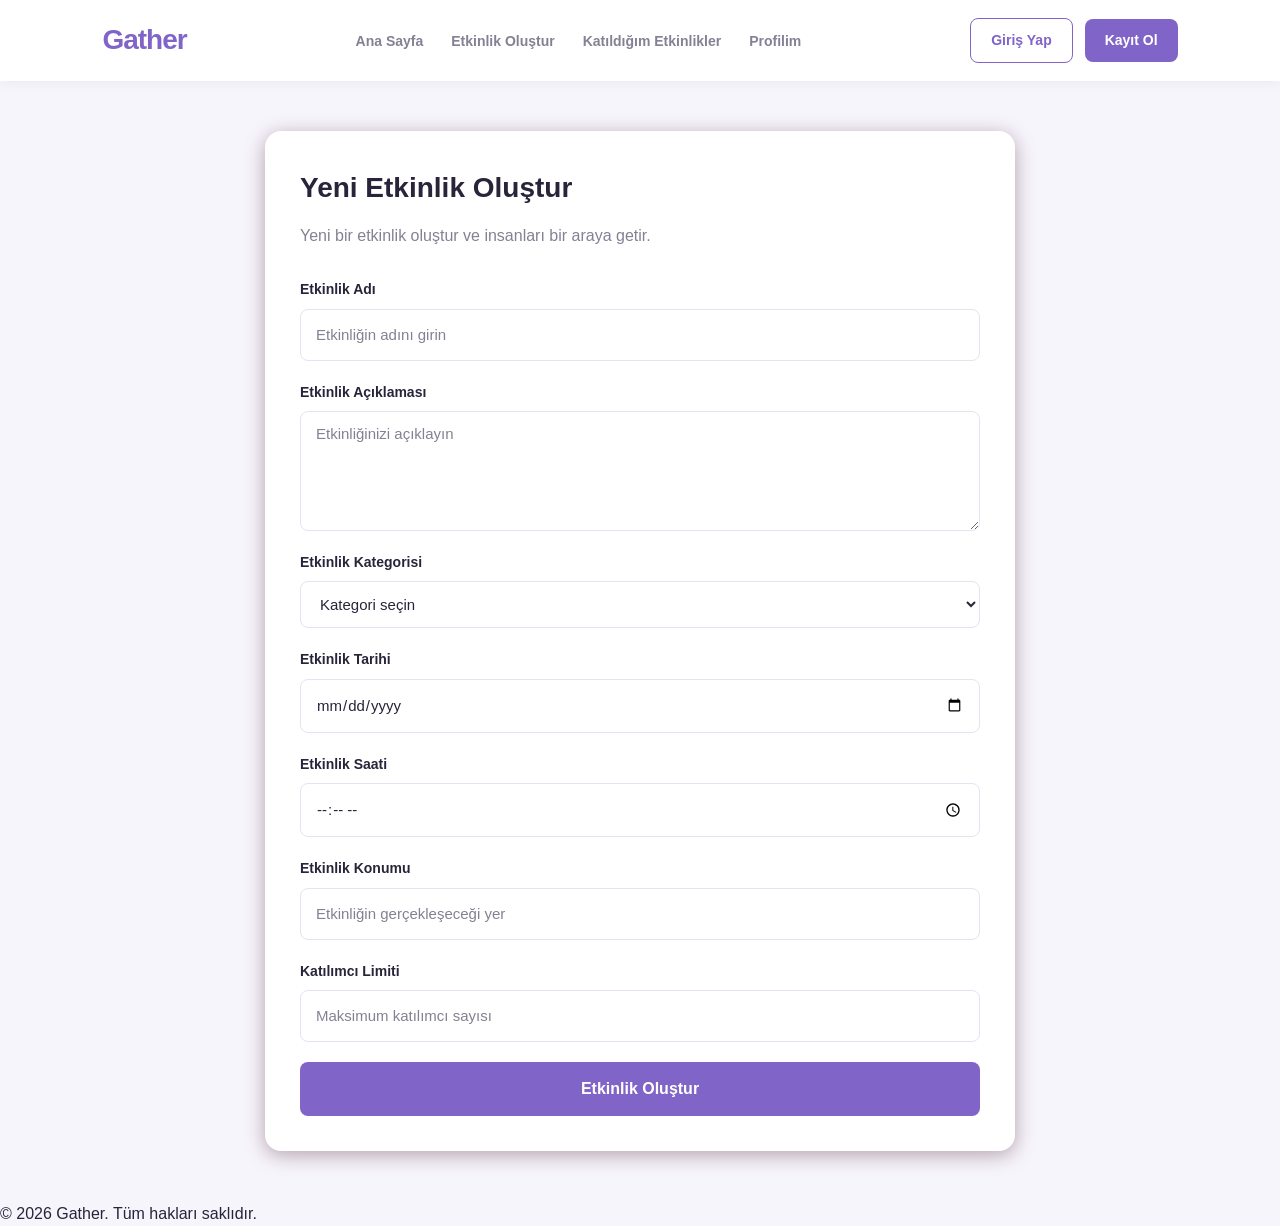
<file: src/main/resources/static/create-event.html>
<!DOCTYPE html>
<html lang="tr">

<head>
  <meta charset="UTF-8">
  <meta name="viewport" content="width=device-width, initial-scale=1.0">
  <title>Etkinlik Oluştur | Gather</title>
  <link rel="stylesheet" href="css/base.css">
  <link rel="stylesheet" href="css/create-event.css">
</head>

<body>
<header class="header">
  <nav class="navbar">
    <a href="home.html" class="logo">Gather</a>
    <ul class="nav-links">
      <li><a href="home.html">Ana Sayfa</a></li>
      <li><a href="create-event.html">Etkinlik Oluştur</a></li>
      <li><a href="joined-events.html">Katıldığım Etkinlikler</a></li>
      <li><a href="profile.html">Profilim</a></li>
    </ul>
    <div class="auth-buttons">
      <a href="index.html?mode=login" class="login-btn">Giriş Yap</a>
      <a href="index.html?mode=register" class="register-btn">Kayıt Ol</a>
    </div>
  </nav>
</header>
<main>
  <section class="create-event-section">

    <h1>Yeni Etkinlik Oluştur</h1>
    <p>Yeni bir etkinlik oluştur ve insanları bir araya getir.</p>

    <form id="createEventForm">

      <div class="form-group">
        <label for="eventName">Etkinlik Adı</label>
        <input
                type="text"
                id="eventName"
                name="eventName"
                placeholder="Etkinliğin adını girin"
                required
        >
      </div>

      <div class="form-group">
        <label for="eventDescription">Etkinlik Açıklaması</label>
        <textarea
                id="eventDescription"
                name="eventDescription"
                placeholder="Etkinliğinizi açıklayın"
                rows="5"
                required
        ></textarea>
      </div>

      <div class="form-group">
        <label for="eventCategory">Etkinlik Kategorisi</label>
        <select id="eventCategory" name="eventCategory" required>
          <option value="">Kategori seçin</option>
          <option value="technology">Teknoloji</option>
          <option value="education">Eğitim</option>
          <option value="sports">Spor</option>
          <option value="art">Sanat</option>
          <option value="social">Sosyal</option>
        </select>
      </div>

      <div class="form-group">
        <label for="eventDate">Etkinlik Tarihi</label>
        <input
                type="date"
                id="eventDate"
                name="eventDate"
                required
        >
      </div>

      <div class="form-group">
        <label for="eventTime">Etkinlik Saati</label>
        <input
                type="time"
                id="eventTime"
                name="eventTime"
                required
        >
      </div>

      <div class="form-group">
        <label for="eventLocation">Etkinlik Konumu</label>
        <input
                type="text"
                id="eventLocation"
                name="eventLocation"
                placeholder="Etkinliğin gerçekleşeceği yer"
                required
        >
      </div>

      <div class="form-group">
        <label for="participantLimit">Katılımcı Limiti</label>
        <input
                type="number"
                id="participantLimit"
                name="participantLimit"
                placeholder="Maksimum katılımcı sayısı"
                min="1"
                required
        >
      </div>

      <button type="submit" id="createEventButton">
        Etkinlik Oluştur
      </button>

    </form>

  </section>
</main>

<footer>
  <p>&copy; 2026 Gather. Tüm hakları saklıdır.</p>
</footer>

</body>
</html>
</file>
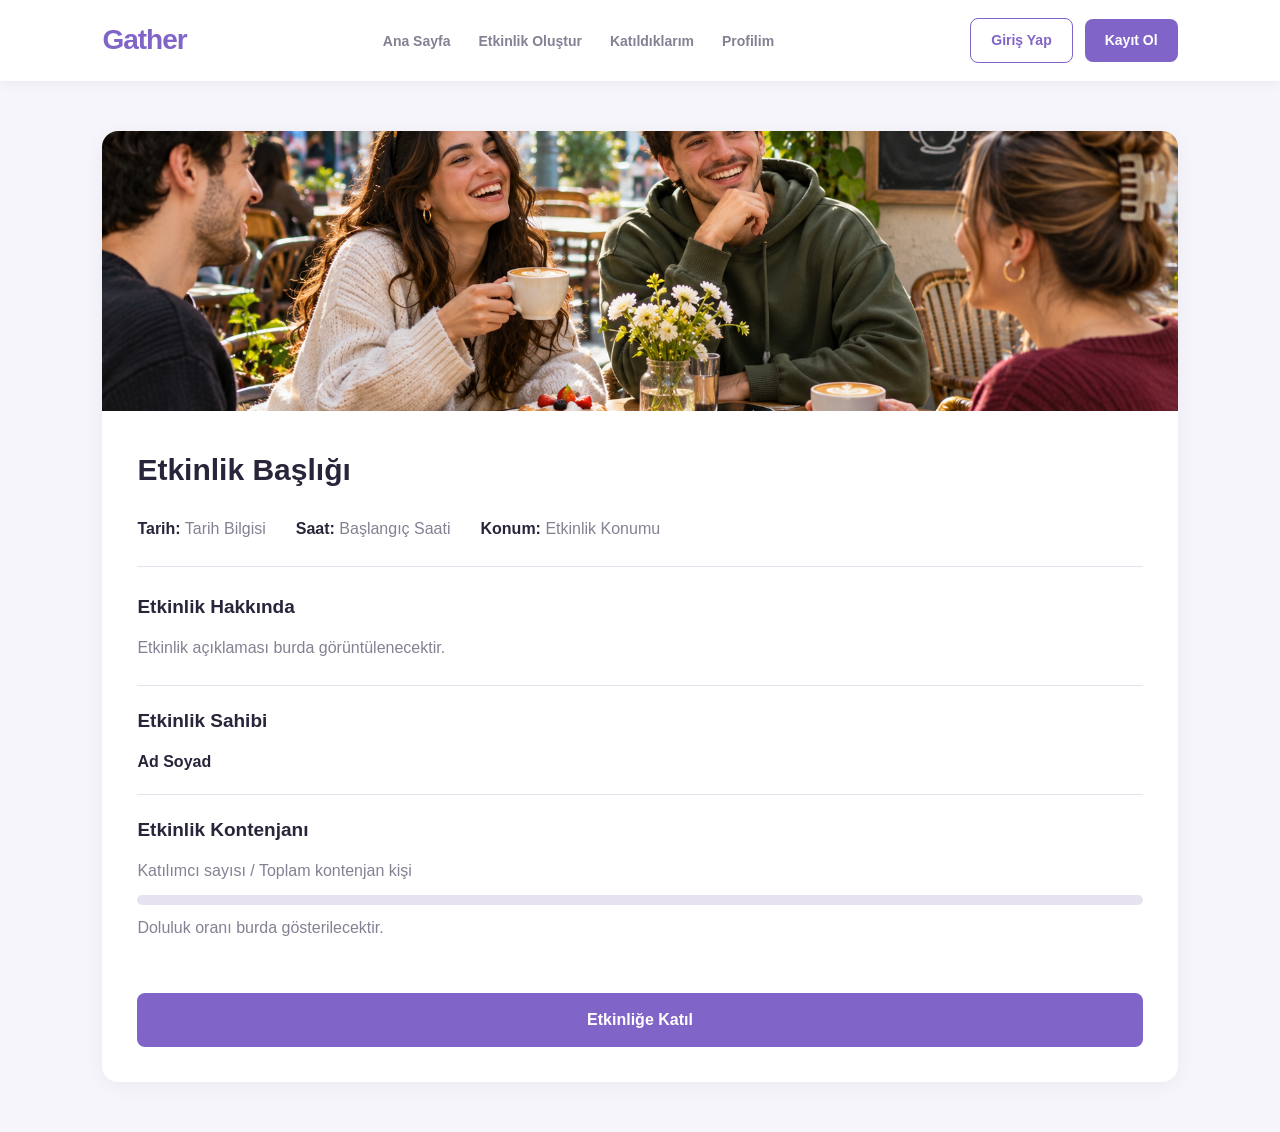
<file: src/main/resources/static/event-detail.html>
<!doctype html>
<html lang="tr">
<head>
    <meta charset="UTF-8">
    <meta name="viewport"
          content="width=device-width, initial-scale=1.0">
    <title>Etkinlik Detayı| Gather</title>
    <link rel="stylesheet" href="css/base.css">
    <link rel="stylesheet" href="css/event-detail.css">
</head>
<body>
    <header class="header">
        <nav class="navbar">
            <a href="home.html" class="logo">Gather</a>

            <ul class="nav-links">
                <li><a href="home.html">Ana Sayfa</a></li>
                <li><a href="create-event.html">Etkinlik Oluştur</a></li>
                <li><a href="joined-events.html">Katıldıklarım</a></li>
                <li><a href="profile.html">Profilim</a></li>
            </ul>
            <div class="auth-buttons">
                <a href="index.html" class="login-btn">Giriş Yap</a>
                <a href="index.html" class="register-btn">Kayıt Ol</a>
            </div>
        </nav>
    </header>

    <main>
        <section class="event-detail-section">
            <div class="detail-image">
                <img
                    id="event-image"
                    src="images/buluşma.png"
                    alt="Etkinlik Görseli"
                    class="event-image"
                    >
            </div>

            <div class="event-info">
                <h1 id="event-title">Etkinlik Başlığı</h1>
                    <div class="event-meta">
                        <p>
                            <strong>Tarih:</strong>
                            <span id="event-date">Tarih Bilgisi</span>
                        </p>

                        <p>
                            <strong>Saat:</strong>
                            <span id="event-time">Başlangıç Saati</span>
                        </p>

                        <p>
                            <strong>Konum:</strong>
                            <span id="event-location">Etkinlik Konumu</span>
                        </p>
                    </div>

                    <div class="event-description">
                        <h2>Etkinlik Hakkında</h2>
                        <p id="event-description">
                            Etkinlik açıklaması burda görüntülenecektir.
                        </p>
                    </div>


                <div class="event-organizer">
                    <h2>Etkinlik Sahibi</h2>
                    <p id="organizer-name">Ad Soyad</p>
                </div>

                <div class="event-capacity">
                    <h2>Etkinlik Kontenjanı</h2>

                    <p>
                        <span id="participant-count">Katılımcı sayısı</span> /
                        <span id="event-capacity">Toplam kontenjan</span> kişi
                    </p>

                    <div class="capacity-progress">
                        <div
                                id="capacity-progress-bar"
                                class="capacity-progress-bar">
                        </div>
                    </div>

                    <p id="capacity-status">
                        Doluluk oranı burda gösterilecektir.
                    </p>
                </div>

                <div class="event-action">
                    <button type="button" id="join-event-btn">
                        Etkinliğe Katıl
                    </button>
                </div>

            </div>
        </section>
    </main>

</body>
</html>
</file>
<file: src/main/resources/static/css/base.css>
* {
    margin: 0;
    padding: 0;
    box-sizing: border-box;
}

:root {
    --primary-color: #8064c8;
    --primary-hover: #6d50b5;
    --background-color: #f7f5fc;
    --white: #ffffff;
    --text-color: #29243a;
    --secondary-text: #858093;
    --border-color: #e7e2f0;
}

body {
    font-family: Arial, sans-serif;
    background-color: var(--background-color);
    color: var(--text-color);
    min-height: 100vh;
    line-height:1.6;
}

a {
    text-decoration: none;
    color: inherit;
}

button,
input{
    font: inherit;
}

.header{
    width:100%;
    background-color:var(--white);
    padding:18px 8%;
    box-shadow:0 2px 12px rgba(0,0,0,0.05);
}
.navbar{
    display:flex;
    align-items:center;
    justify-content:space-between;
    gap:30px;
}
.logo{
    font-size:28px;
    font-weight:bold;
    color:var(--primary-color);
    letter-spacing:-1px;
}
.nav-links{
    display:flex;
    align-items:center;
    gap:28px;
    list-style:none;
}
.nav-links a{
    font-size:14px;
    font-weight:600;
    color:var(--secondary-text);
    transition:color 0.3s;
}
.nav-links a:hover{
    color:var(--primary-hover);
}
.auth-buttons{
    display:flex;
    align-items:center;
    gap:12px;
}
.login-btn,.register-btn{
    padding:10px 20px;
    border-radius:8px;
    font-size:14px;
    font-weight:600;
}
.login-btn{
    color:var(--primary-color);
    border:1px solid var(--primary-color);
}
.register-btn{
    background-color:var(--primary-color);
    color:var(--white);
    transition:background-color 0.3s;
}
.register-btn:hover{
    background-color:var(--primary-hover);
}
@media(max-width:900px){
    .navbar{
        flex-wrap:wrap;
    }
    .nav-links{
        order:3;
        width:100%;
        justify-content:center;
        flex-wrap:wrap;
        gap:18px;
    }
}
@media(max-width:600px){
    .header{
        padding:16px 5%;
    }
    .navbar{
        justify-content:space-between;
    }
    .logo{
        font-size:24px;
    }
    .auth-buttons{
        gap:7px;
    }
    .login-btn,.register-btn{
        padding:8px 11px;
        font-size:12px;
    }
    .nav-links{
        gap:12px;
    }
    .nav-links a{
        font-size:12px;
    }
}
</file>
<file: src/main/resources/static/css/create-event.css>
.create-event-section{
    max-width:750px;
    margin:50px auto;
    padding:35px;
    background-color:var(--white);
    border-radius:16px;
    box-shadow:0 4px 20px rgba(80,36,60,0.4);
}
.create-event-section h1{
    font-size:28px;
    color:var(--text-color);
    margin-bottom:12px;
}
.create-event-section p{
    color:var(--secondary-text);
    margin-bottom:30px;
    line-height:1.6;
}
#createEventForm{
    display:flex;
    flex-direction:column;
    gap:20px;
}
.form-group{
    display:flex;
    flex-direction:column;
    gap:8px;
}
.form-group label{
    font-size:14px;
    font-weight:600;
    color:var(--text-color);
}
.form-group input,
.form-group textarea,
.form-group select{
    width:100%;
    padding:13px 15px;
    border:1px solid var(--border-color);
    border-radius:8px;
    background-color:var(--white);
    color:var(--text-color);
    font-family:inherit;
    font-size:15px;
    outline:none;
    transition:border-color 0.2s;
}
.form-group input:focus,
.form-group textarea:focus,
.form-group select:focus{
    border-color:var(--primary-color);
}
.form-group textarea{
    min-height:120px;
    resize:vertical;
}
.form-group input::placeholder,
.form-group textarea::placeholder{
    color:var(--secondary-text);
}
#createEventForm button{
    padding:14px;
    border:none;
    border-radius:8px;
    background-color:var(--primary-color);
    color:var(--white);
    font-size:16px;
    font-weight:600;
    cursor:pointer;
    transition:background-color 0.2s;
}
#createEventForm button:hover{
    background-color:var(--primary-hover);
}
@media(max-width:768px){
    .create-event-section{
        margin:25px 15px;
        padding:25px 20px;
    }
    .create-event-section h1{
        font-size:24px;
    }
}
</file>
<file: src/main/resources/static/css/event-detail.css>
.event-detail-section {
    width:84%;
    max-width:1100px;
    margin:50px  auto;
    background-color:var(--white) ;
    border-radius: 16px;
    overflow: hidden;
    box-shadow: 0 4px 20px rgba(0,0,0,0.05);
}
.detail-image{
    width: 100%;
    height: 280px;
}

.event-image{
    width:100%;
    height:100%;
    object-fit:cover;
    display:block;
}
.event-info{
    padding:35px;
}
.event-info h1{
    font-size:30px;
    margin-bottom:22px;
    color:var(--text-color);
}
.event-meta{
    display: flex;
    felx-wrap:wrap;
    gap: 15px 30px;
    padding-bottom:25px;
    border-bottom:1px solid var(--border-color);
}
.event-meta p{
    color:var(--secondary-text);
}
.event-meta strong{
    color: var(--text-color);
}
.event-description{
    padding: 25px 0;
}
.event-description h2,
.event-organizer h2,
.event-capacity h2{
    font-size:19px;
    margin-bottom:12px;
}
.event-description p{
    color:var(--secondary-text);
}
.event-organizer{
    padding: 20px 0;
    border-top: 1px solid var(--border-color);
}
#organizer-name{
    font-weight: 600;
    color:var(--text-color);
}
.event-capacity{
    padding:20px 0;
    border-top: 1px solid var(--border-color);
}
.event-capacity p{
    color:var(--secondary-text);
    margin-bottom: 12px;
}
.capacity-progress{
    width:100%;
    height:10px;
    background-color: var(--border-color);
    border-radius: 20px;
    overflow: hidden;
    margin-bottom: 10px;
}
.capacity-progress-bar{
    width: 0;
    height: 100%;
    background-color: var(--primary-color);
    border-radius: 20px;
}
.event-action{
    margin-top: 20px;
}
 #join-event-btn{
     width: 100%;
     padding:14px;
     border:none;
     border-radius: 8px;
     background-color: var(--primary-color);
     color: var(--white);
     font-weight: 600;
     cursor: pointer;
     transition: background-color 0.3s;
 }
 #join-event-btn:hover{
     background-color: var(--primary-color);
 }
 @media (max-width: 600px) {
     .event-detail-section{
         width:92%;
         margin: 25px auto;
     }
     .detail-image{
         height: 230px;
     }
     .event-info{
         padding: 22px;
     }
     .event-info h1{
         font-size: 24px;
     }
     .event-meta{
         flex-direction: column;
         gap: 8px;
     }
 }
</file>
